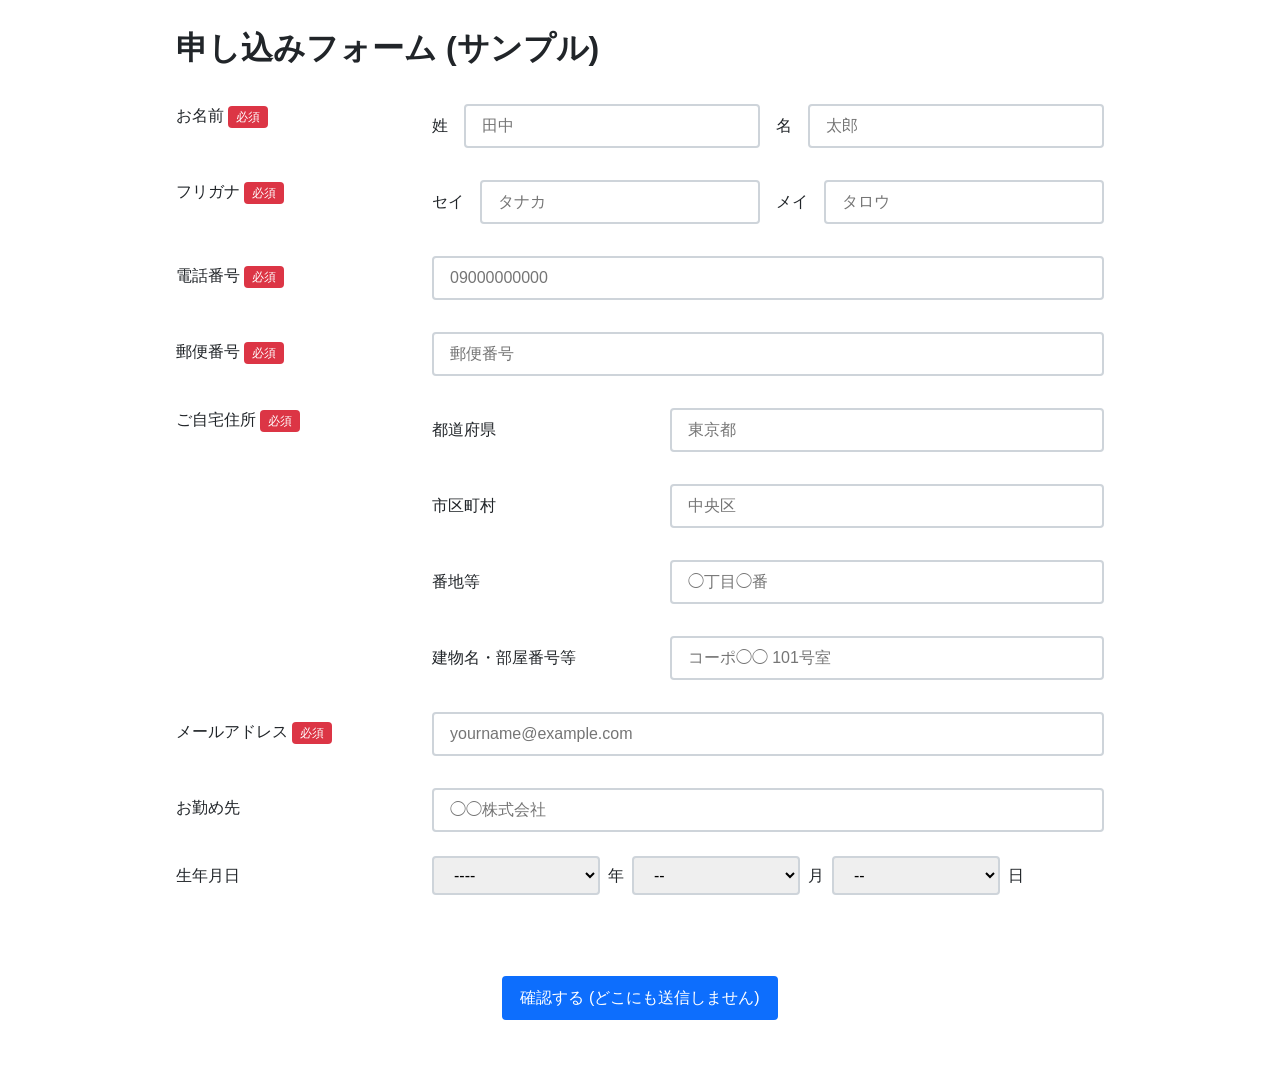
<file: index.html>
<!DOCTYPE html>
<html lang="ja">
<head>
  <meta charset="utf-8"/>
  <meta name="viewport" content="width=device-width, initial-scale=1"/>
  <title>申し込みフォーム (サンプル)</title>
  <link rel="stylesheet" href="style.css"/>
</head>
<body>
  <main>
    <h1>申し込みフォーム (サンプル)</h1>

    <form>
      <!-- ブラウザの自動入力に合わせて、氏名は姓・名に分割 -->
      <div class="field">
        <div class="field-name">お名前 <span class="required">必須</span></div>
        <div class="field-body split">
          <label>姓
            <input type="text" name="family-name" autocomplete="family-name" placeholder="田中" required/>
          </label>
          <label>名
            <input type="text" name="given-name" autocomplete="given-name" placeholder="太郎" required/>
          </label>
        </div>
      </div>

      <!-- Chrome の自動入力が判別できる name と autocomplete -->
      <div class="field">
        <div class="field-name">フリガナ <span class="required">必須</span></div>
        <div class="field-body split">
          <label>セイ
            <input type="text" name="family-name-phonetic" autocomplete="family-name" placeholder="タナカ" required/>
          </label>
          <label>メイ
            <input type="text" name="given-name-phonetic" autocomplete="given-name" placeholder="タロウ" required/>
          </label>
        </div>
      </div>

      <label class="field">
        <span class="field-name">電話番号 <span class="required">必須</span></span>
        <input type="tel" name="tel" autocomplete="tel" placeholder="09000000000" required/>
      </label>

      <label class="field">
        <span class="field-name">郵便番号 <span class="required">必須</span></span>
        <input type="text" name="postal-code" autocomplete="postal-code" placeholder="郵便番号" required/>
      </label>

      <!-- HTML autocomplete の住所階層に合わせた分割 -->
      <div class="field">
        <div class="field-name">ご自宅住所 <span class="required">必須</span></div>
        <div class="field-body">
          <label>都道府県
            <input type="text" name="address-level1" autocomplete="address-level1" placeholder="東京都" required/>
          </label>
          <label>市区町村
            <input type="text" name="address-level2" autocomplete="address-level2" placeholder="中央区" required/>
          </label>
          <label>番地等
            <input type="text" name="address-line1" autocomplete="address-line1" placeholder="◯丁目◯番" required/>
          </label>
          <label>建物名・部屋番号等
            <input type="text" name="address-line2" autocomplete="address-line2" placeholder="コーポ◯◯ 101号室"/>
          </label>
        </div>
      </div>

      <label class="field">
        <span class="field-name">メールアドレス <span class="required">必須</span></span>
        <input type="email" name="email" autocomplete="email" placeholder="yourname@example.com" required/>
      </label>

      <label class="field">
        <span class="field-name">お勤め先</span>
        <!-- iOS の自動大文字化・自動補正による会社名の変化を防止 -->
        <input type="text" name="organization" autocomplete="organization" autocorrect="off" autocapitalize="off" placeholder="◯◯株式会社"/>
      </label>

      <!-- 年月日の候補は下のスクリプトで生成 -->
      <div class="field">
        <div class="field-name">生年月日</div>
        <div class="birthday">
          <select title="生年月日(西暦)" name="bday-year" autocomplete="bday-year"></select>年
          <select title="生年月日(月)" name="bday-month" autocomplete="bday-month"></select>月
          <select title="生年月日(日)" name="bday-day" autocomplete="bday-day"></select>日
        </div>
      </div>

      <p class="actions"><button type="submit">確認する (どこにも送信しません)</button></p>
    </form>
  </main>

  <script type="module">
    // 再読み込み・タブを閉じる操作の前に、入力内容の破棄確認
    addEventListener("beforeunload", (event) => {
      // 既定の移動処理を止めて、ブラウザの確認ダイアログ表示
      event.preventDefault();
    });

    // 生年月日の選択肢を設定リストから生成
    // option の大量記述を避け、年・月・日の範囲をこの配列に集約
    for (const [name, start, end, blank] of [
      // 年だけ新しい年から古い年へ降順
      ["bday-year", 2010, 1950, "----"],
      // 月と日は自然な昇順
      ["bday-month", 1, 12, "--"],
      ["bday-day", 1, 31, "--"],
    ]) {
      // name 属性から対象の select を取得
      const select = document.querySelector(`[name="${name}"]`);
      // start と end の大小に合わせて増減方向を決定
      const step = start < end ? 1 : -1;

      // 先頭に未選択用の空 option を追加
      select.append(new Option(blank));

      // end を含めるため、end + step の直前まで反復
      for (let value = start; value !== end + step; value += step) {
        // 表示テキストと送信値に同じ数値を設定
        select.append(new Option(value, value));
      }
    }
  </script>
</body>
</html>
</file>
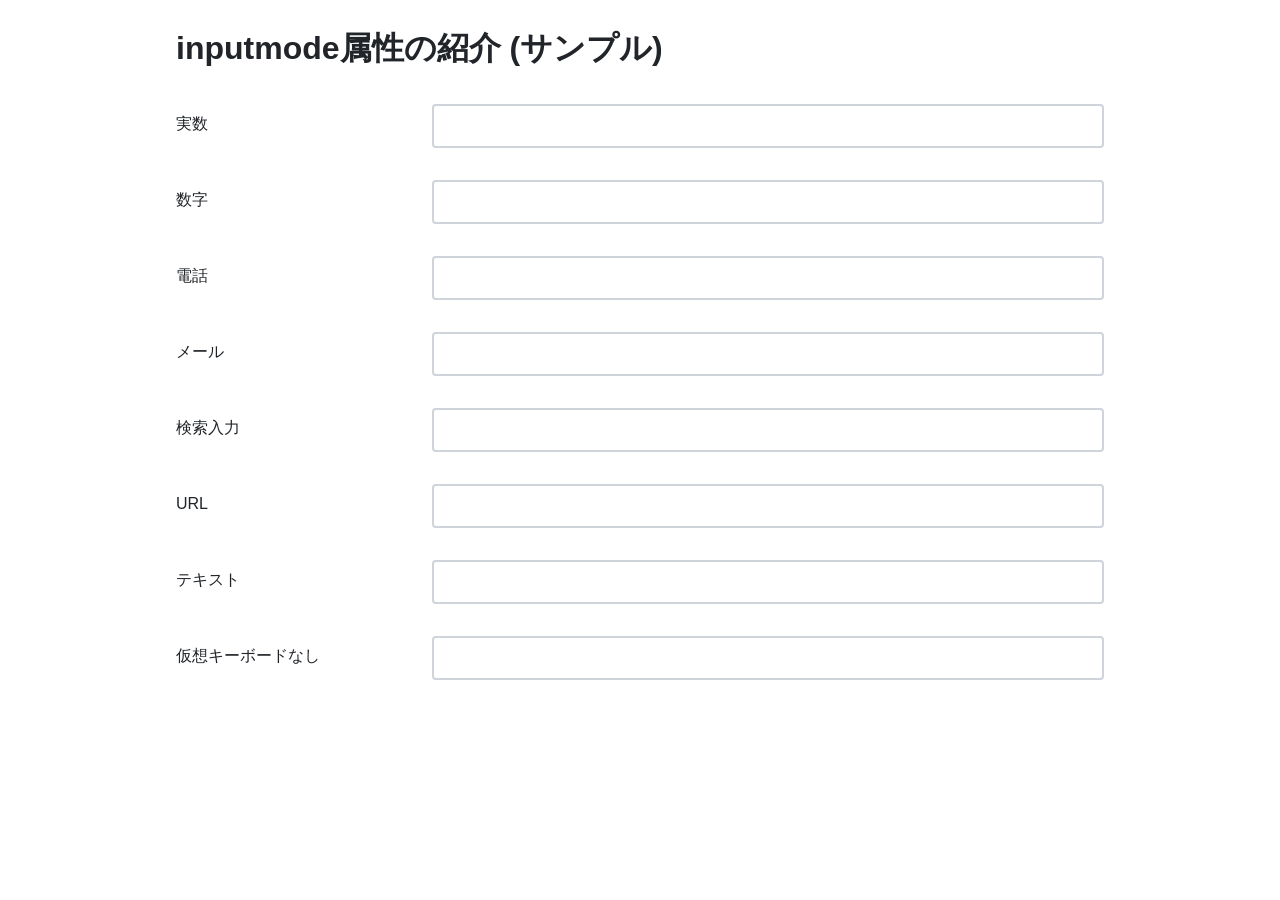
<file: inputmode.html>
<!DOCTYPE html>
<html lang="ja">
<head>
  <meta charset="utf-8"/>
  <meta name="viewport" content="width=device-width, initial-scale=1"/>
  <title>inputmode属性の紹介 (サンプル)</title>
  <link rel="stylesheet" href="style.css"/>
</head>
<body>
  <main>
    <h1>inputmode属性の紹介 (サンプル)</h1>

    <!-- inputmode ごとの仮想キーボードの違いを確認するための一覧。 -->
    <form>
      <label class="field">
        <span class="field-name">実数</span>
        <input type="text" inputmode="decimal"/>
      </label>
      <label class="field">
        <span class="field-name">数字</span>
        <input type="text" inputmode="numeric"/>
      </label>
      <label class="field">
        <span class="field-name">電話</span>
        <input type="text" inputmode="tel"/>
      </label>
      <label class="field">
        <span class="field-name">メール</span>
        <input type="text" inputmode="email"/>
      </label>
      <label class="field">
        <span class="field-name">検索入力</span>
        <input type="text" inputmode="search"/>
      </label>
      <label class="field">
        <span class="field-name">URL</span>
        <input type="text" inputmode="url"/>
      </label>
      <label class="field">
        <span class="field-name">テキスト</span>
        <input type="text" inputmode="text"/>
      </label>
      <label class="field">
        <span class="field-name">仮想キーボードなし</span>
        <input type="text" inputmode="none"/>
      </label>
    </form>
  </main>
</body>
</html>
</file>
<file: style.css>
* {
  box-sizing: border-box;
}

body {
  margin: 0;
  color: #212529;
  font-family: sans-serif;
  font-size: 1rem;
  line-height: 1.5;
}

/* ページ幅だけを制限し、フォーム内の配置は各 field に任せる。 */
main {
  inline-size: min(100%, 960px);
  margin-inline: auto;
  padding-inline: 16px;
}

h1 {
  margin-block: 24px;
  font-size: 2rem;
}

/* form と複数入力の field-body は同じ間隔の Grid にする。 */
:where(form, .field-body) {
  display: grid;
  gap: 16px;
}

/* field は左に項目名、右に入力UIを置く基本レイアウト。 */
.field {
  display: grid;
  grid-template-columns: 25% minmax(0, 1fr);
  column-gap: 24px;
  align-items: start;

  @media (width < 640px) {
    grid-template-columns: 1fr;
  }
}

/* field-name と label の縦余白をそろえて、単一入力と複数入力の高さを合わせる。 */
:where(.field-name, label) {
  padding-block: 8px;
}

/* 住所などの縦並びグループでは、各 label の中をさらに Grid にする。 */
.field-body {
  label {
    display: grid;
    grid-template-columns: 33% minmax(0, 1fr);
    column-gap: 16px;
    align-items: center;
    @media (width < 640px) {
      grid-template-columns: 1fr;
    }
  }
}

/* 姓名のような2分割フィールド。狭い画面では下の media query で1列に戻る。 */
.split {
  grid-template-columns: 1fr 1fr;
  @media (width < 640px) {
    grid-template-columns: 1fr;
  }
  label {
    grid-template-columns: auto minmax(0, 1fr);
  }
}

/* 必須バッジ。required 属性と同じ必須項目を視覚的に示す。 */
.required {
  padding: 4px 8px;
  border-radius: 4px;
  background: #dc3545;
  color: #fff;
  font-size: 0.75em;
}

/* input と select は同じフォームコントロールとして見せる。 */
:where(input, select) {
  inline-size: 100%;
  padding: 8px 16px;
  border: 2px solid #ced4da;
  border-radius: 4px;
  font: inherit;
}

/* 生年月日は select と単位文字を横並びにする。 */
.birthday {
  display: flex;
  align-items: center;
  gap: 8px;

  select {
    inline-size: 25%;
  }

  @media (width < 640px) {
    flex-wrap: wrap;
  }
}

/* 送信ボタンだけ中央寄せにする。 */
.actions {
  margin-block: 64px;
  text-align: center;
}

/* このサンプルでは送信しないが、ボタンらしい見た目だけ付ける。 */
button {
  padding: 8px 16px;
  border: 2px solid #0d6efd;
  border-radius: 4px;
  background: #0d6efd;
  color: #fff;
  font: inherit;
}
</file>
